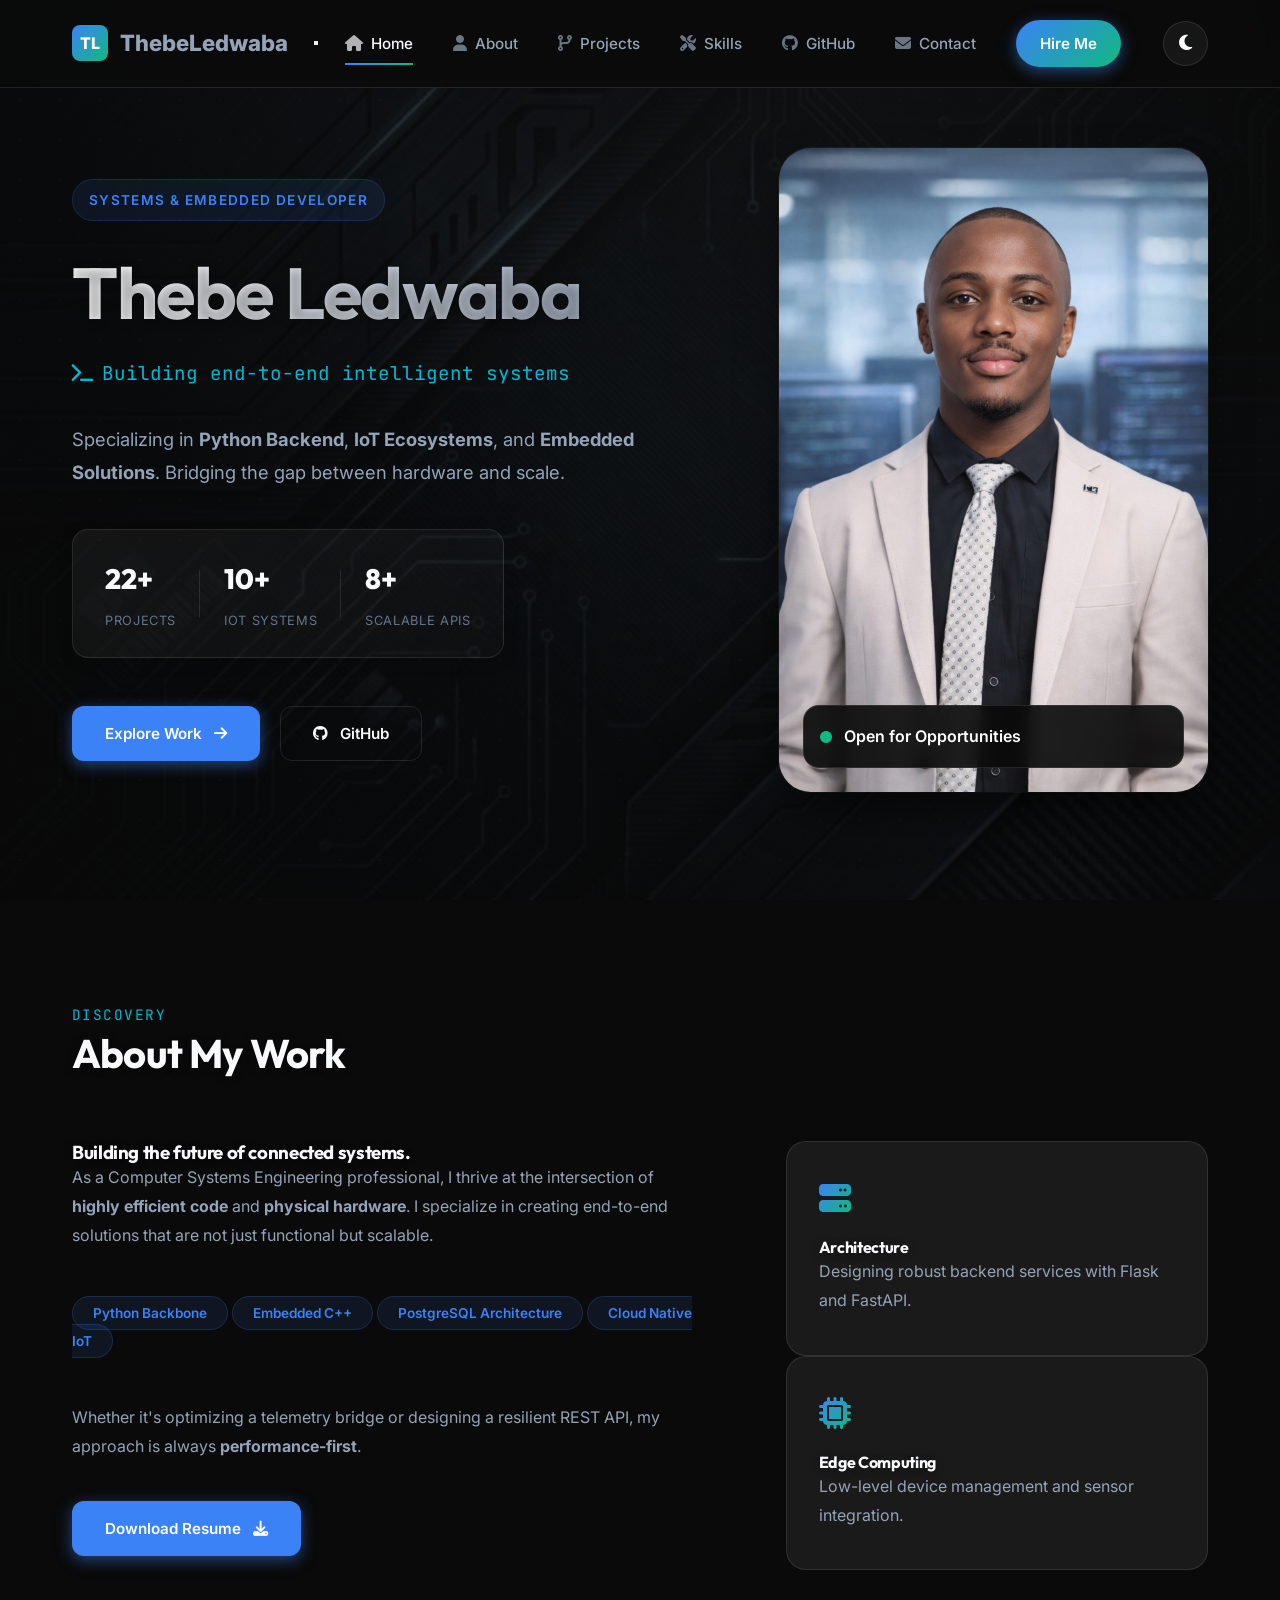
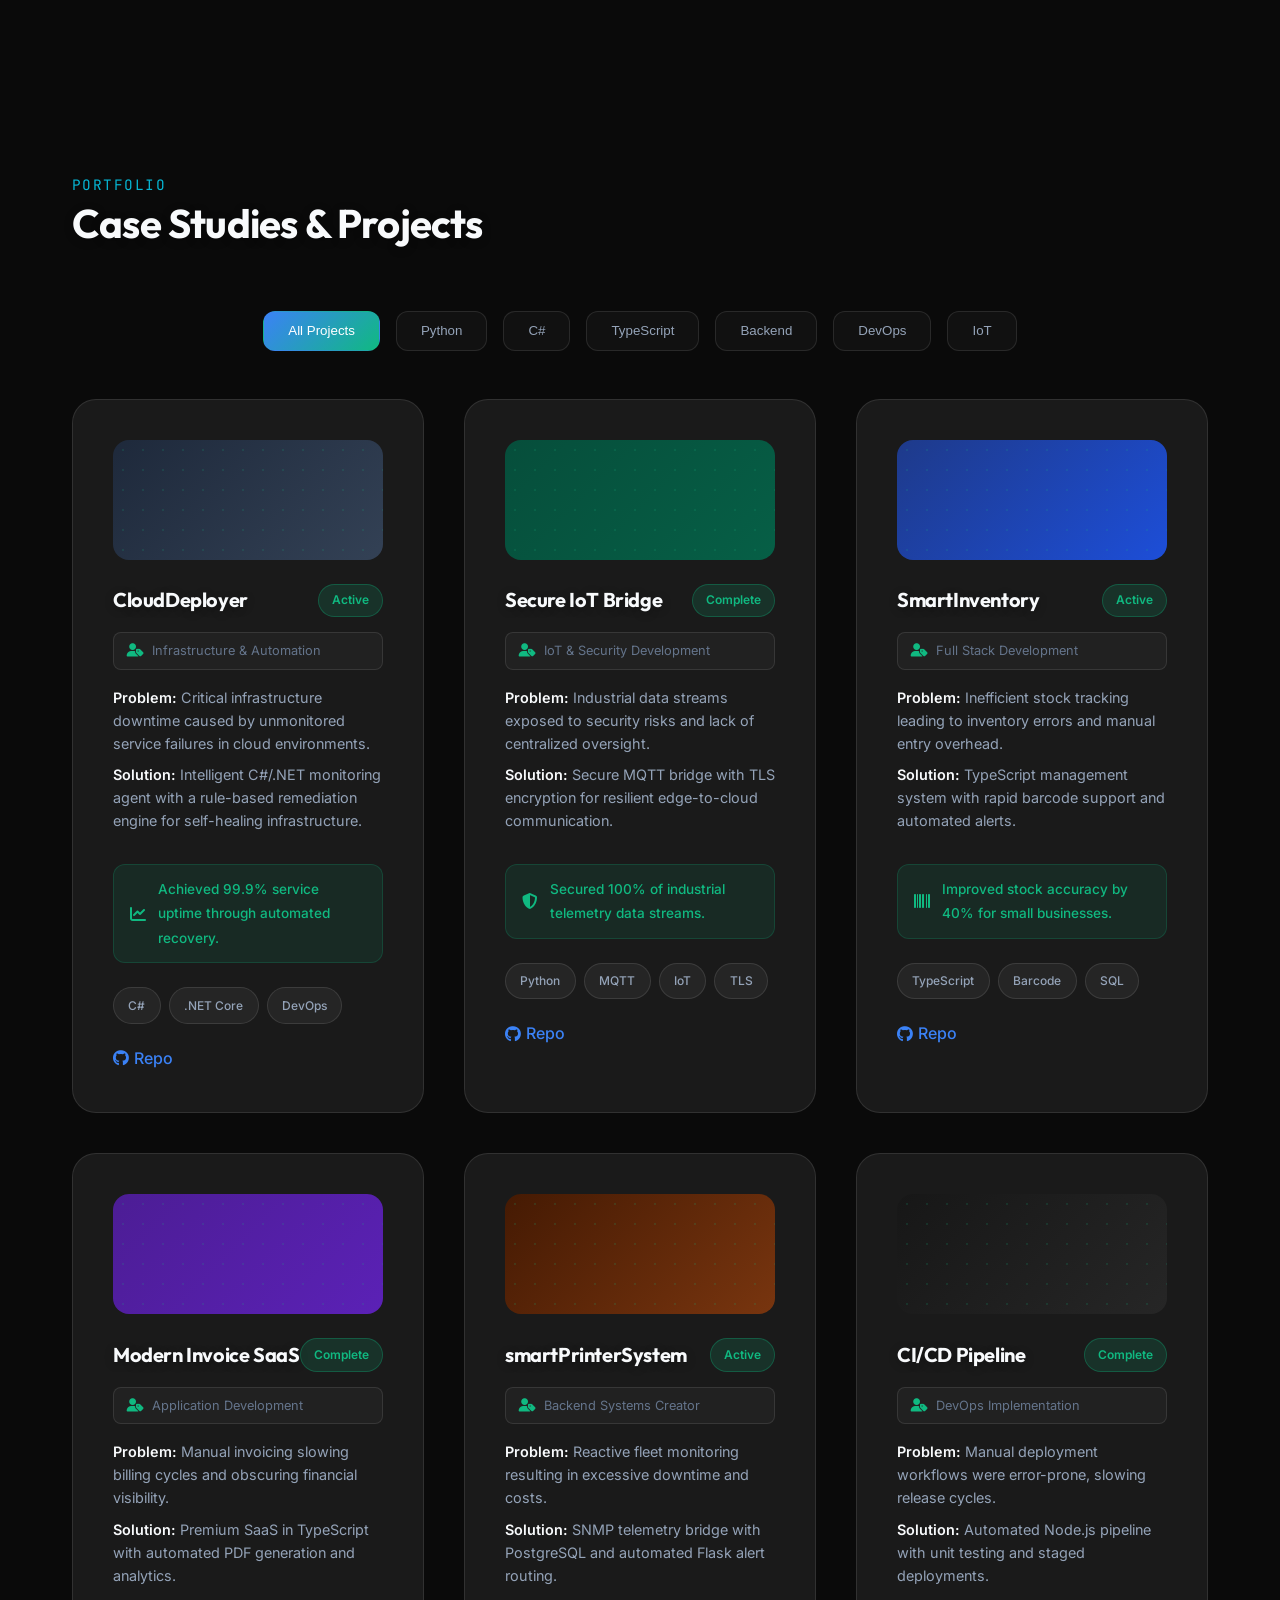
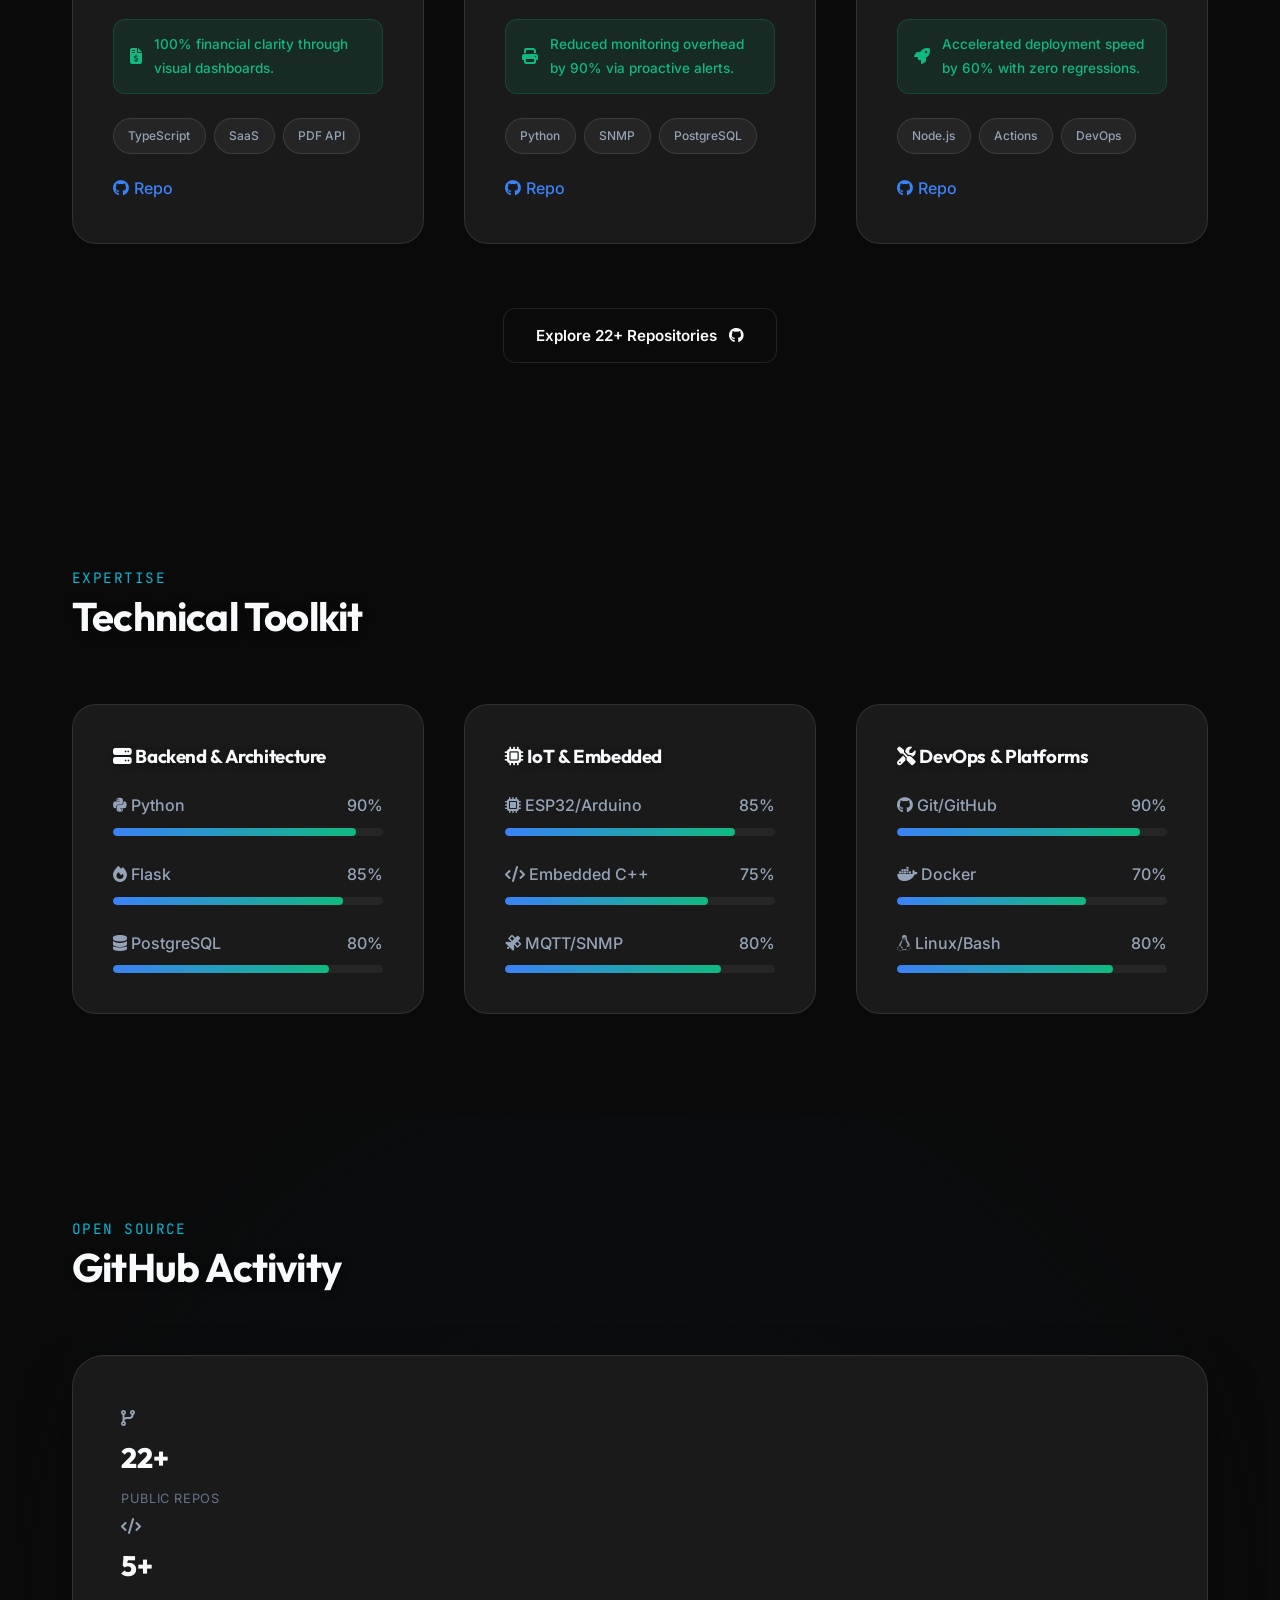
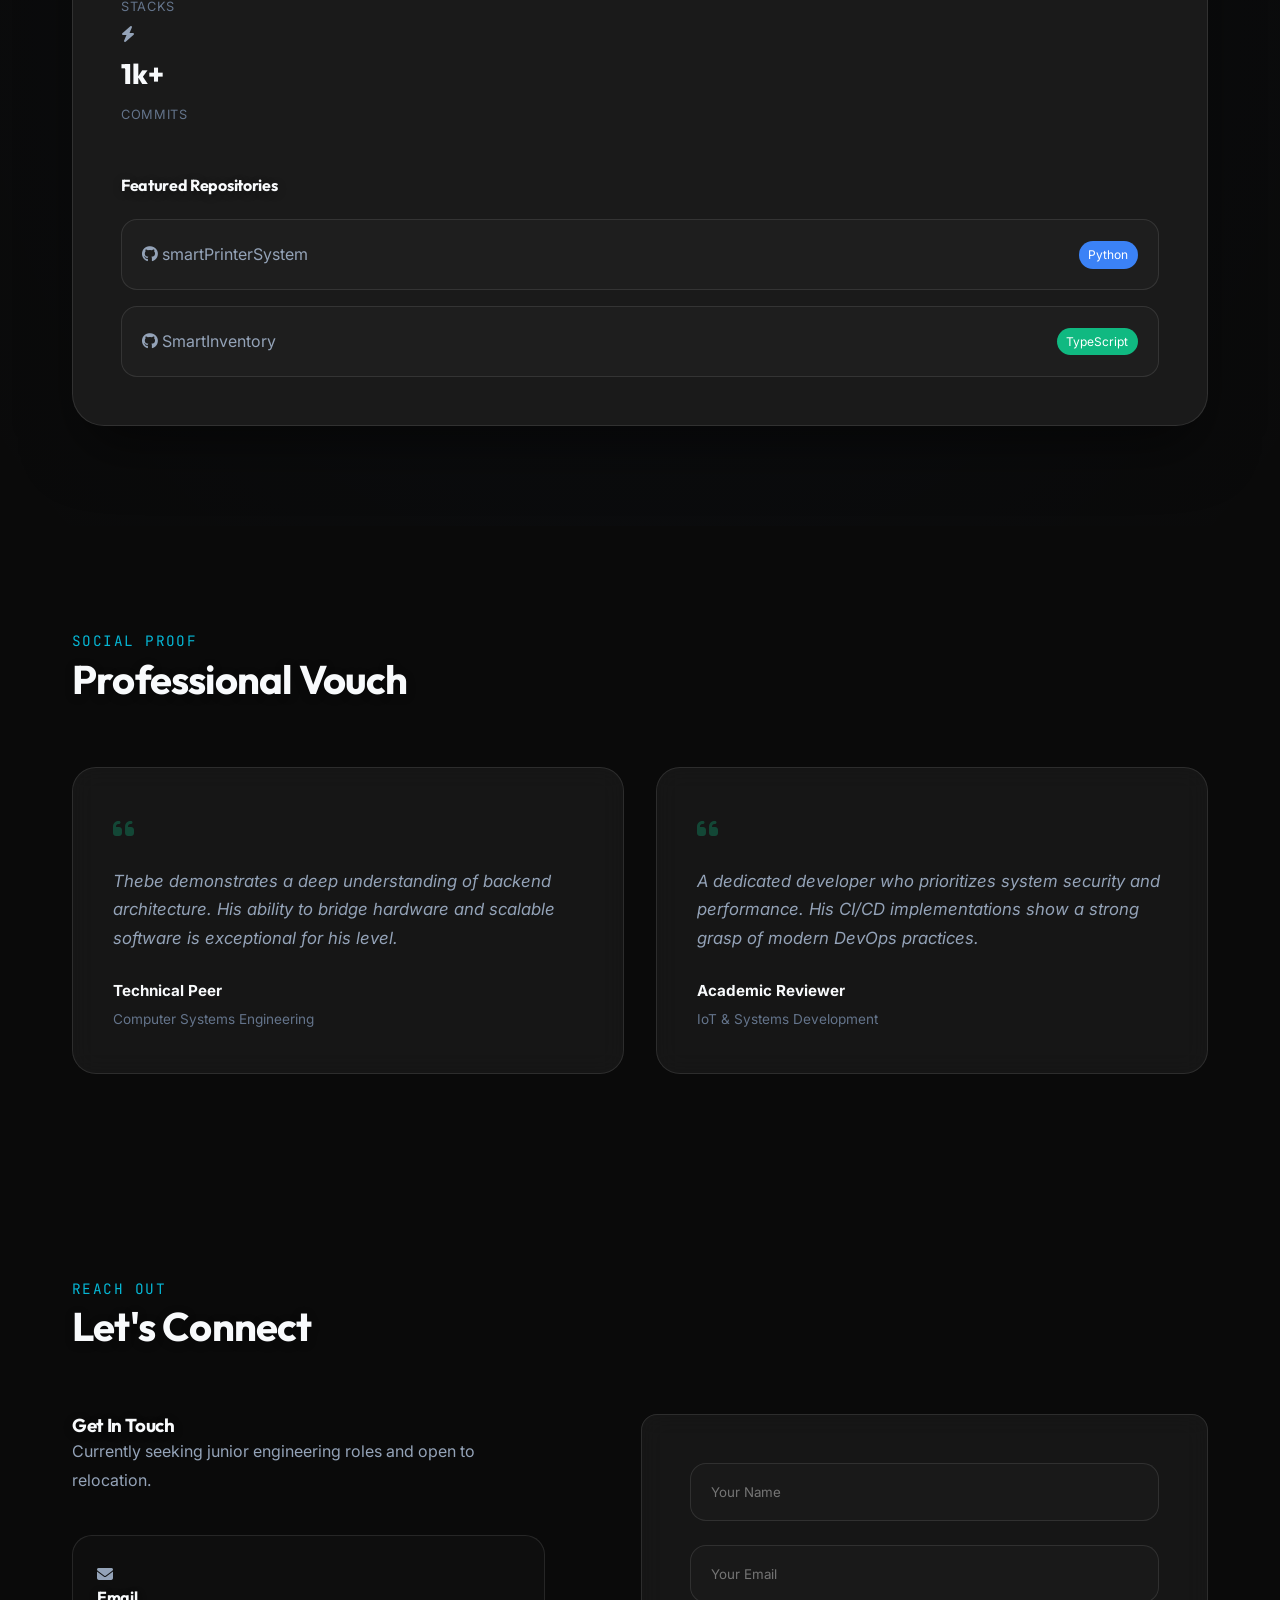
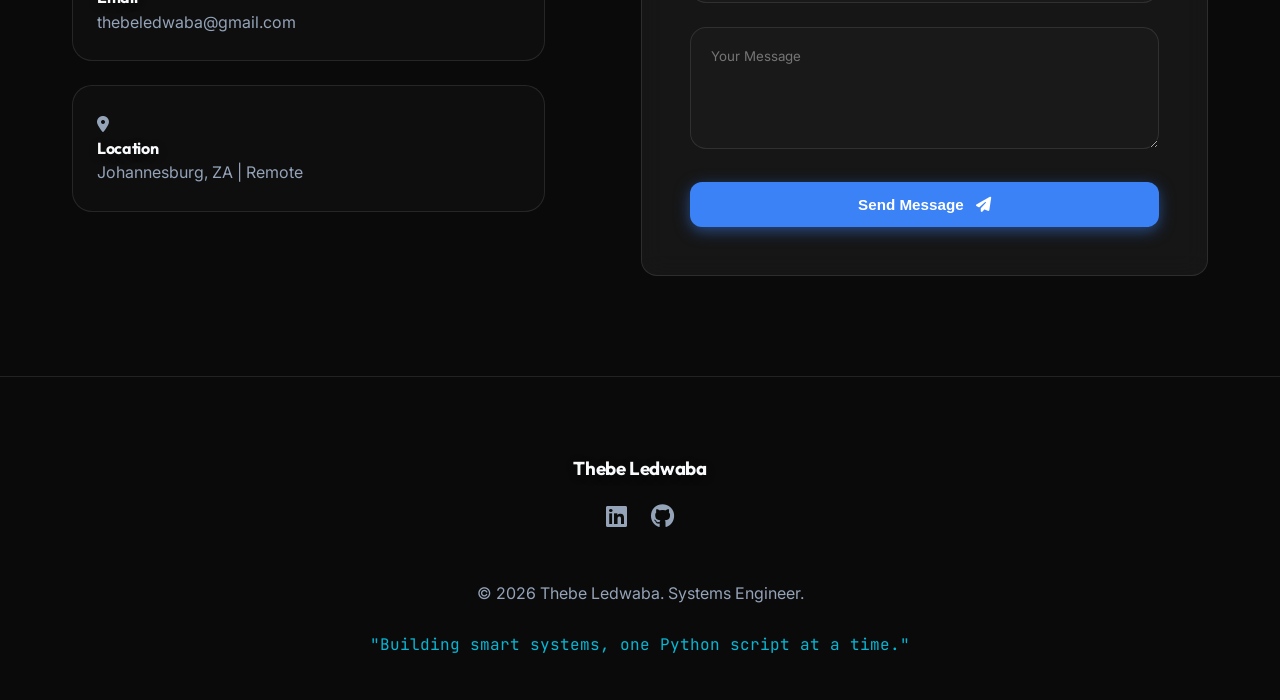
<file: index.html>
<!DOCTYPE html>
<html lang="en">

<head>
    <meta charset="UTF-8">
    <meta name="viewport" content="width=device-width, initial-scale=1.0">
    <title>Thebe Ledwaba | Computer Systems Engineer & Python Backend Developer</title>

    <!-- SEO Meta Tags -->
    <meta name="description"
        content="Computer Systems Engineering Graduate specializing in Python Backend Development, IoT Systems, and Embedded Solutions. 22+ projects showcasing expertise in Flask, PostgreSQL, ESP32, and automation.">
    <meta name="keywords"
        content="Python Backend Developer, Flask, PostgreSQL, IoT Engineer, Embedded Systems, ESP32, REST APIs, Automation, Computer Systems Engineer">
    <meta name="author" content="Thebe Ledwaba">

    <!-- Open Graph Meta Tags -->
    <meta property="og:title" content="Thebe Ledwaba | Python Backend & IoT Developer">
    <meta property="og:description"
        content="22+ projects in backend systems, IoT, and embedded development. Building scalable solutions with Python, Flask, and ESP32.">
    <meta property="og:image" content="https://thebeledwabawebsite.netlify.app/images/og-image.jpg">
    <meta property="og:url" content="https://thebeledwabawebsite.netlify.app">
    <meta property="og:type" content="website">

    <!-- Twitter Card Meta Tags -->
    <meta name="twitter:card" content="summary_large_image">
    <meta name="twitter:title" content="Thebe Ledwaba | Python Backend & IoT Developer">
    <meta name="twitter:description"
        content="Computer Systems Engineer specializing in Python, IoT, and Embedded Solutions. 22+ projects.">
    <meta name="twitter:image" content="https://thebeledwabawebsite.netlify.app/images/og-image.jpg">

    <!-- Favicon -->
    <link rel="icon" href="images/favicon.ico" type="image/x-icon">
    <link rel="apple-touch-icon" sizes="180x180" href="images/apple-touch-icon.png">

    <!-- PDF CV Preload -->
    <link rel="preload" href="ThebeLedwaba_CV.pdf" as="document">

    <!-- Fonts & Icons -->
    <link rel="preconnect" href="https://fonts.googleapis.com">
    <link rel="preconnect" href="https://fonts.gstatic.com" crossorigin>
    <link
        href="https://fonts.googleapis.com/css2?family=Outfit:wght@300;400;500;600;700;800&family=Inter:wght@300;400;500;600;700&family=JetBrains+Mono:wght@400;500&display=swap"
        rel="stylesheet">
    <link rel="stylesheet" href="https://cdnjs.cloudflare.com/ajax/libs/font-awesome/6.4.0/css/all.min.css">

    <!-- CSS -->
    <link rel="stylesheet" href="css/styles.css">

    <!-- GitHub Stats API -->
    <script async
        src="https://github-readme-stats.vercel.app/api?username=ThebeLedwaba&show_icons=true&theme=dark&count_private=true"></script>
</head>

<body>
    <!-- Loading Animation -->
    <div class="page-loader" id="pageLoader">
        <div class="loader-content">
            <div class="loader-spinner"></div>
            <p>Loading Portfolio...</p>
        </div>
    </div>

    <!-- Navigation -->
    <header class="header">
        <div class="container">
            <nav class="navbar">
                <a href="#home" class="logo">
                    <span class="logo-icon">TL</span>
                    <span class="logo-text">Thebe<span class="highlight">Ledwaba</span></span>
                </a>

                <button class="menu-toggle" id="menuToggle" aria-label="Toggle Navigation Menu">
                    <div class="hamburger">
                        <span></span>
                        <span></span>
                        <span></span>
                    </div>
                </button>

                <ul class="nav-menu" id="navMenu">
                    <li><a href="#home" class="nav-link active"><i class="fas fa-home"></i> Home</a></li>
                    <li><a href="#about" class="nav-link"><i class="fas fa-user"></i> About</a></li>
                    <li><a href="#projects" class="nav-link"><i class="fas fa-code-branch"></i> Projects</a></li>
                    <li><a href="#skills" class="nav-link"><i class="fas fa-tools"></i> Skills</a></li>
                    <li><a href="#github" class="nav-link"><i class="fab fa-github"></i> GitHub</a></li>
                    <li><a href="#contact" class="nav-link"><i class="fas fa-envelope"></i> Contact</a></li>
                    <li><a href="#contact" class="nav-link btn-hire-nav">Hire Me</a></li>
                </ul>

                <!-- Theme Toggle -->
                <button class="theme-toggle" id="themeToggle" aria-label="Toggle theme">
                    <i class="fas fa-moon"></i>
                </button>
            </nav>
        </div>
    </header>

    <!-- Hero Section -->
    <section class="hero" id="home">
        <div class="container">
            <div class="hero-content">
                <div class="hero-text">
                    <div class="hero-subtitle">Systems & Embedded Developer</div>
                    <h1 class="hero-title">Thebe Ledwaba</h1>

                    <div class="typewriter">
                        <i class="fas fa-terminal"></i>
                        <span class="typed-text">Building end-to-end intelligent systems</span>
                    </div>

                    <p class="hero-description">
                        Specializing in <strong>Python Backend</strong>, <strong>IoT Ecosystems</strong>, and
                        <strong>Embedded Solutions</strong>. Bridging the gap between hardware and scale.
                    </p>

                    <div class="stats-bar">
                        <div class="stat">
                            <span class="stat-number">22+</span>
                            <span class="stat-label">Projects</span>
                        </div>
                        <div class="stat">
                            <span class="stat-number">10+</span>
                            <span class="stat-label">IoT Systems</span>
                        </div>
                        <div class="stat">
                            <span class="stat-number">8+</span>
                            <span class="stat-label">Scalable APIs</span>
                        </div>
                    </div>

                    <div class="hero-buttons">
                        <a href="#projects" class="btn btn-primary">
                            Explore Work <i class="fas fa-arrow-right"></i>
                        </a>
                        <a href="https://github.com/ThebeLedwaba" target="_blank" class="btn btn-outline">
                            <i class="fab fa-github"></i> GitHub
                        </a>
                    </div>
                </div>

                <div class="hero-image">
                    <div class="profile-card">
                        <img src="images/Thebe_Profile.jpg" alt="Thebe Ledwaba" class="profile-img">
                        <div class="profile-badge">
                            <i class="fas fa-circle" style="color: #10b981; font-size: 0.75rem;"></i>
                            <span>Open for Opportunities</span>
                        </div>
                    </div>
                </div>
            </div>
        </div>
    </section>

    <!-- About Section -->
    <section class="section about" id="about">
        <div class="container">
            <div class="section-header">
                <span class="section-subtitle">Discovery</span>
                <h2 class="section-title">About My Work</h2>
            </div>

            <div class="about-content">
                <div class="about-text">
                    <h3>Building the future of connected systems.</h3>
                    <p>
                        As a Computer Systems Engineering professional, I thrive at the intersection of
                        <strong>highly efficient code</strong> and <strong>physical hardware</strong>.
                        I specialize in creating end-to-end solutions that are not just functional but scalable.
                    </p>

                    <div class="specialization">
                        <div class="tags">
                            <span class="tag">Python Backbone</span>
                            <span class="tag">Embedded C++</span>
                            <span class="tag">PostgreSQL Architecture</span>
                            <span class="tag">Cloud Native IoT</span>
                        </div>
                    </div>

                    <p>
                        Whether it's optimizing a telemetry bridge or designing a resilient REST API,
                        my approach is always <strong>performance-first</strong>.
                    </p>

                    <div class="cta-buttons" style="margin-top: 2.5rem;">
                        <a href="ThebeLedwaba_CV.pdf" class="btn btn-primary" download>
                            Download Resume <i class="fas fa-download"></i>
                        </a>
                    </div>
                </div>

                <div class="about-stats">
                    <div class="stat-card">
                        <i class="fas fa-server"></i>
                        <h4>Architecture</h4>
                        <p>Designing robust backend services with Flask and FastAPI.</p>
                    </div>
                    <div class="stat-card">
                        <i class="fas fa-microchip"></i>
                        <h4>Edge Computing</h4>
                        <p>Low-level device management and sensor integration.</p>
                    </div>
                </div>
            </div>
        </div>
    </section>

    <!-- Featured Projects -->
    <section class="section projects" id="projects">
        <div class="container">
            <div class="section-header">
                <span class="section-subtitle">Portfolio</span>
                <h2 class="section-title">Case Studies & Projects</h2>
            </div>

            <!-- Project Filter Buttons -->
            <div class="project-filters">
                <button class="filter-btn active" data-filter="all">All Projects</button>
                <button class="filter-btn" data-filter="python">Python</button>
                <button class="filter-btn" data-filter="csharp">C#</button>
                <button class="filter-btn" data-filter="typescript">TypeScript</button>
                <button class="filter-btn" data-filter="backend">Backend</button>
                <button class="filter-btn" data-filter="devops">DevOps</button>
                <button class="filter-btn" data-filter="iot">IoT</button>
            </div>

            <div class="projects-grid">
                <!-- Project 1: CloudDeployer -->
                <div class="project-card" data-category="csharp backend devops">
                    <div class="project-visual cloud-visual"></div>
                    <div class="project-header">
                        <h4>CloudDeployer</h4>
                        <span class="project-status">Active</span>
                    </div>
                    <div class="project-role">
                        <i class="fas fa-user-tag"></i> <span>Infrastructure & Automation</span>
                    </div>
                    <div class="project-narrative">
                        <p><strong>Problem:</strong> Critical infrastructure downtime caused by unmonitored service
                            failures in cloud environments.</p>
                        <p><strong>Solution:</strong> Intelligent C#/.NET monitoring agent with a rule-based
                            remediation engine for self-healing infrastructure.</p>
                    </div>
                    <div class="project-impact">
                        <i class="fas fa-chart-line"></i> <span>Achieved 99.9% service uptime through automated
                            recovery.</span>
                    </div>
                    <div class="project-tech">
                        <span class="tech-tag">C#</span>
                        <span class="tech-tag">.NET Core</span>
                        <span class="tech-tag">DevOps</span>
                    </div>
                    <div class="project-links">
                        <a href="https://github.com/ThebeLedwaba/CloudDeployer-Self-Healing-Infrastructure-Agent"
                            target="_blank">
                            <i class="fab fa-github"></i> Repo
                        </a>
                    </div>
                </div>

                <!-- Project 2: Secure IoT Bridge -->
                <div class="project-card" data-category="python iot backend">
                    <div class="project-visual iot-visual"></div>
                    <div class="project-header">
                        <h4>Secure IoT Bridge</h4>
                        <span class="project-status">Complete</span>
                    </div>
                    <div class="project-role">
                        <i class="fas fa-user-tag"></i> <span>IoT & Security Development</span>
                    </div>
                    <div class="project-narrative">
                        <p><strong>Problem:</strong> Industrial data streams exposed to security risks and lack of
                            centralized oversight.</p>
                        <p><strong>Solution:</strong> Secure MQTT bridge with TLS encryption for resilient edge-to-cloud
                            communication.</p>
                    </div>
                    <div class="project-impact">
                        <i class="fas fa-shield-alt"></i> <span>Secured 100% of industrial telemetry data
                            streams.</span>
                    </div>
                    <div class="project-tech">
                        <span class="tech-tag">Python</span>
                        <span class="tech-tag">MQTT</span>
                        <span class="tech-tag">IoT</span>
                        <span class="tech-tag">TLS</span>
                    </div>
                    <div class="project-links">
                        <a href="https://github.com/ThebeLedwaba/Secure-IoT-Telemetry-Bridge-for-Industrial-Environments"
                            target="_blank">
                            <i class="fab fa-github"></i> Repo
                        </a>
                    </div>
                </div>

                <!-- Project 3: SmartInventory -->
                <div class="project-card" data-category="typescript backend">
                    <div class="project-visual inventory-visual"></div>
                    <div class="project-header">
                        <h4>SmartInventory</h4>
                        <span class="project-status">Active</span>
                    </div>
                    <div class="project-role">
                        <i class="fas fa-user-tag"></i> <span>Full Stack Development</span>
                    </div>
                    <div class="project-narrative">
                        <p><strong>Problem:</strong> Inefficient stock tracking leading to inventory errors and manual
                            entry overhead.</p>
                        <p><strong>Solution:</strong> TypeScript management system with rapid barcode support and
                            automated alerts.</p>
                    </div>
                    <div class="project-impact">
                        <i class="fas fa-barcode"></i> <span>Improved stock accuracy by 40% for small businesses.</span>
                    </div>
                    <div class="project-tech">
                        <span class="tech-tag">TypeScript</span>
                        <span class="tech-tag">Barcode</span>
                        <span class="tech-tag">SQL</span>
                    </div>
                    <div class="project-links">
                        <a href="https://github.com/ThebeLedwaba/SmartInventory" target="_blank">
                            <i class="fab fa-github"></i> Repo
                        </a>
                    </div>
                </div>

                <!-- Project 4: modern-invoice-saas -->
                <div class="project-card" data-category="typescript backend">
                    <div class="project-visual saas-visual"></div>
                    <div class="project-header">
                        <h4>Modern Invoice SaaS</h4>
                        <span class="project-status">Complete</span>
                    </div>
                    <div class="project-role">
                        <i class="fas fa-user-tag"></i> <span>Application Development</span>
                    </div>
                    <div class="project-narrative">
                        <p><strong>Problem:</strong> Manual invoicing slowing billing cycles and obscuring financial
                            visibility.</p>
                        <p><strong>Solution:</strong> Premium SaaS in TypeScript with automated PDF generation and
                            analytics.</p>
                    </div>
                    <div class="project-impact">
                        <i class="fas fa-file-invoice-dollar"></i> <span>100% financial clarity through visual
                            dashboards.</span>
                    </div>
                    <div class="project-tech">
                        <span class="tech-tag">TypeScript</span>
                        <span class="tech-tag">SaaS</span>
                        <span class="tech-tag">PDF API</span>
                    </div>
                    <div class="project-links">
                        <a href="https://github.com/ThebeLedwaba/modern-invoice-saas" target="_blank">
                            <i class="fab fa-github"></i> Repo
                        </a>
                    </div>
                </div>

                <!-- Project 5: smartPrinterSystem -->
                <div class="project-card" data-category="python backend">
                    <div class="project-visual printer-visual"></div>
                    <div class="project-header">
                        <h4>smartPrinterSystem</h4>
                        <span class="project-status">Active</span>
                    </div>
                    <div class="project-role">
                        <i class="fas fa-user-tag"></i> <span>Backend Systems Creator</span>
                    </div>
                    <div class="project-narrative">
                        <p><strong>Problem:</strong> Reactive fleet monitoring resulting in excessive downtime and
                            costs.</p>
                        <p><strong>Solution:</strong> SNMP telemetry bridge with PostgreSQL and automated Flask alert
                            routing.</p>
                    </div>
                    <div class="project-impact">
                        <i class="fas fa-print"></i> <span>Reduced monitoring overhead by 90% via proactive
                            alerts.</span>
                    </div>
                    <div class="project-tech">
                        <span class="tech-tag">Python</span>
                        <span class="tech-tag">SNMP</span>
                        <span class="tech-tag">PostgreSQL</span>
                    </div>
                    <div class="project-links">
                        <a href="https://github.com/ThebeLedwaba/smartPrinterSystem" target="_blank">
                            <i class="fab fa-github"></i> Repo
                        </a>
                    </div>
                </div>

                <!-- Project 6: CI/CD Pipeline -->
                <div class="project-card" data-category="devops backend">
                    <div class="project-visual devops-visual"></div>
                    <div class="project-header">
                        <h4>CI/CD Pipeline</h4>
                        <span class="project-status">Complete</span>
                    </div>
                    <div class="project-role">
                        <i class="fas fa-user-tag"></i> <span>DevOps Implementation</span>
                    </div>
                    <div class="project-narrative">
                        <p><strong>Problem:</strong> Manual deployment workflows were error-prone, slowing release
                            cycles.</p>
                        <p><strong>Solution:</strong> Automated Node.js pipeline with unit testing and staged
                            deployments.</p>
                    </div>
                    <div class="project-impact">
                        <i class="fas fa-rocket"></i> <span>Accelerated deployment speed by 60% with zero
                            regressions.</span>
                    </div>
                    <div class="project-tech">
                        <span class="tech-tag">Node.js</span>
                        <span class="tech-tag">Actions</span>
                        <span class="tech-tag">DevOps</span>
                    </div>
                    <div class="project-links">
                        <a href="https://github.com/ThebeLedwaba/CI-CD-node.js-App" target="_blank">
                            <i class="fab fa-github"></i> Repo
                        </a>
                    </div>
                </div>
            </div>

            <div class="view-more" style="margin-top: 4rem; text-align: center;">
                <a href="https://github.com/ThebeLedwaba" target="_blank" class="btn btn-outline">
                    Explore 22+ Repositories <i class="fab fa-github"></i>
                </a>
            </div>
        </div>
    </section>

    <!-- Skills Section -->
    <section class="section skills" id="skills">
        <div class="container">
            <div class="section-header">
                <span class="section-subtitle">Expertise</span>
                <h2 class="section-title">Technical Toolkit</h2>
            </div>

            <div class="skills-container">
                <div class="skill-category">
                    <h3><i class="fas fa-server"></i> Backend & Architecture</h3>
                    <div class="skill-bars">
                        <div class="skill-bar-item">
                            <div class="skill-bar-header">
                                <span><i class="fab fa-python"></i> Python</span>
                                <span class="skill-percentage">90%</span>
                            </div>
                            <div class="skill-bar-track">
                                <div class="skill-bar-fill" data-width="90"></div>
                            </div>
                        </div>
                        <div class="skill-bar-item">
                            <div class="skill-bar-header">
                                <span><i class="fas fa-fire"></i> Flask</span>
                                <span class="skill-percentage">85%</span>
                            </div>
                            <div class="skill-bar-track">
                                <div class="skill-bar-fill" data-width="85"></div>
                            </div>
                        </div>
                        <div class="skill-bar-item">
                            <div class="skill-bar-header">
                                <span><i class="fas fa-database"></i> PostgreSQL</span>
                                <span class="skill-percentage">80%</span>
                            </div>
                            <div class="skill-bar-track">
                                <div class="skill-bar-fill" data-width="80"></div>
                            </div>
                        </div>
                    </div>
                </div>

                <div class="skill-category">
                    <h3><i class="fas fa-microchip"></i> IoT & Embedded</h3>
                    <div class="skill-bars">
                        <div class="skill-bar-item">
                            <div class="skill-bar-header">
                                <span><i class="fas fa-microchip"></i> ESP32/Arduino</span>
                                <span class="skill-percentage">85%</span>
                            </div>
                            <div class="skill-bar-track">
                                <div class="skill-bar-fill" data-width="85"></div>
                            </div>
                        </div>
                        <div class="skill-bar-item">
                            <div class="skill-bar-header">
                                <span><i class="fas fa-code"></i> Embedded C++</span>
                                <span class="skill-percentage">75%</span>
                            </div>
                            <div class="skill-bar-track">
                                <div class="skill-bar-fill" data-width="75"></div>
                            </div>
                        </div>
                        <div class="skill-bar-item">
                            <div class="skill-bar-header">
                                <span><i class="fas fa-satellite"></i> MQTT/SNMP</span>
                                <span class="skill-percentage">80%</span>
                            </div>
                            <div class="skill-bar-track">
                                <div class="skill-bar-fill" data-width="80"></div>
                            </div>
                        </div>
                    </div>
                </div>

                <div class="skill-category">
                    <h3><i class="fas fa-tools"></i> DevOps & Platforms</h3>
                    <div class="skill-bars">
                        <div class="skill-bar-item">
                            <div class="skill-bar-header">
                                <span><i class="fab fa-github"></i> Git/GitHub</span>
                                <span class="skill-percentage">90%</span>
                            </div>
                            <div class="skill-bar-track">
                                <div class="skill-bar-fill" data-width="90"></div>
                            </div>
                        </div>
                        <div class="skill-bar-item">
                            <div class="skill-bar-header">
                                <span><i class="fab fa-docker"></i> Docker</span>
                                <span class="skill-percentage">70%</span>
                            </div>
                            <div class="skill-bar-track">
                                <div class="skill-bar-fill" data-width="70"></div>
                            </div>
                        </div>
                        <div class="skill-bar-item">
                            <div class="skill-bar-header">
                                <span><i class="fab fa-linux"></i> Linux/Bash</span>
                                <span class="skill-percentage">80%</span>
                            </div>
                            <div class="skill-bar-track">
                                <div class="skill-bar-fill" data-width="80"></div>
                            </div>
                        </div>
                    </div>
                </div>
            </div>
        </div>
    </section>

    <!-- GitHub Stats -->
    <section class="section github-stats" id="github">
        <div class="container">
            <div class="section-header">
                <span class="section-subtitle">Open Source</span>
                <h2 class="section-title">GitHub Activity</h2>
            </div>

            <div class="github-card">
                <div class="stats-grid">
                    <div class="stat-item">
                        <i class="fas fa-code-branch"></i>
                        <div class="stat-info">
                            <span class="stat-number">22+</span>
                            <span class="stat-label">Public Repos</span>
                        </div>
                    </div>
                    <div class="stat-item">
                        <i class="fas fa-code"></i>
                        <div class="stat-info">
                            <span class="stat-number">5+</span>
                            <span class="stat-label">Stacks</span>
                        </div>
                    </div>
                    <div class="stat-item">
                        <i class="fas fa-bolt"></i>
                        <div class="stat-info">
                            <span class="stat-number">1k+</span>
                            <span class="stat-label">Commits</span>
                        </div>
                    </div>
                </div>

                <div class="recent-repos" style="margin-top: 3rem;">
                    <h4 style="margin-bottom: 1.5rem; color: var(--text-primary);">Featured Repositories</h4>
                    <ul class="repo-list" style="list-style: none; display: grid; gap: 1rem;">
                        <li>
                            <a href="https://github.com/ThebeLedwaba/smartPrinterSystem" target="_blank"
                                style="display: flex; justify-content: space-between; align-items: center;">
                                <span><i class="fab fa-github"></i> smartPrinterSystem</span>
                                <span class="repo-lang"
                                    style="font-size: 0.75rem; background: var(--primary); padding: 0.2rem 0.6rem; border-radius: 50px; color: #fff;">Python</span>
                            </a>
                        </li>
                        <li>
                            <a href="https://github.com/ThebeLedwaba/SmartInventory" target="_blank"
                                style="display: flex; justify-content: space-between; align-items: center;">
                                <span><i class="fab fa-github"></i> SmartInventory</span>
                                <span class="repo-lang"
                                    style="font-size: 0.75rem; background: var(--secondary); padding: 0.2rem 0.6rem; border-radius: 50px; color: #fff;">TypeScript</span>
                            </a>
                        </li>
                    </ul>
                </div>
            </div>
        </div>
    </section>

    <!-- Professional Endorsements -->
    <section class="section endorsements" id="endorsements">
        <div class="container">
            <div class="section-header">
                <span class="section-subtitle">Social Proof</span>
                <h2 class="section-title">Professional Vouch</h2>
            </div>

            <div class="endorsements-grid">
                <div class="endorsement-card glass-panel">
                    <div class="quote-icon"><i class="fas fa-quote-left"></i></div>
                    <p class="endorsement-text">
                        Thebe demonstrates a deep understanding of backend architecture. His ability to bridge hardware
                        and scalable software is exceptional for his level.
                    </p>
                    <div class="endorser">
                        <div class="endorser-info">
                            <strong>Technical Peer</strong>
                            <span>Computer Systems Engineering</span>
                        </div>
                    </div>
                </div>

                <div class="endorsement-card glass-panel">
                    <div class="quote-icon"><i class="fas fa-quote-left"></i></div>
                    <p class="endorsement-text">
                        A dedicated developer who prioritizes system security and performance. His CI/CD implementations
                        show a strong grasp of modern DevOps practices.
                    </p>
                    <div class="endorser">
                        <div class="endorser-info">
                            <strong>Academic Reviewer</strong>
                            <span>IoT & Systems Development</span>
                        </div>
                    </div>
                </div>
            </div>
        </div>
    </section>

    <!-- Contact Section -->
    <section class="section contact" id="contact">
        <div class="container">
            <div class="section-header">
                <span class="section-subtitle">Reach Out</span>
                <h2 class="section-title">Let's Connect</h2>
            </div>

            <div class="contact-container">
                <div class="contact-info">
                    <h3>Get In Touch</h3>
                    <p style="margin-bottom: 2.5rem;">Currently seeking junior engineering roles and open to
                        relocation.</p>

                    <div class="contact-item">
                        <i class="fas fa-envelope"></i>
                        <div>
                            <h4>Email</h4>
                            <a href="mailto:thebeledwaba@gmail.com">thebeledwaba@gmail.com</a>
                        </div>
                    </div>
                    <div class="contact-item">
                        <i class="fas fa-map-marker-alt"></i>
                        <div>
                            <h4>Location</h4>
                            <p>Johannesburg, ZA | Remote</p>
                        </div>
                    </div>
                </div>

                <div class="contact-form glass-panel" style="padding: 3rem;">
                    <form id="contactForm">
                        <div class="form-group" style="margin-bottom: 1.5rem;">
                            <input type="text" placeholder="Your Name" style="width: 100%;" required>
                        </div>
                        <div class="form-group" style="margin-bottom: 1.5rem;">
                            <input type="email" placeholder="Your Email" style="width: 100%;" required>
                        </div>
                        <div class="form-group" style="margin-bottom: 1.5rem;">
                            <textarea placeholder="Your Message" rows="5" style="width: 100%;" required></textarea>
                        </div>
                        <button type="submit" class="btn btn-primary" style="width: 100%; justify-content: center;">
                            Send Message <i class="fas fa-paper-plane"></i>
                        </button>
                    </form>
                </div>
            </div>
        </div>
    </section>

    <!-- Footer -->
    <footer class="footer">
        <div class="container" style="text-align: center;">
            <h3 style="margin-bottom: 1rem;">Thebe Ledwaba</h3>
            <div class="social-icons"
                style="justify-content: center; display: flex; gap: 1.5rem; margin-bottom: 2.5rem;">
                <a href="https://linkedin.com/in/thebe-ledwaba" target="_blank" style="font-size: 1.5rem;"><i
                        class="fab fa-linkedin"></i></a>
                <a href="https://github.com/ThebeLedwaba" target="_blank" style="font-size: 1.5rem;"><i
                        class="fab fa-github"></i></a>
            </div>
            <div class="footer-bottom">
                <p>&copy; 2026 Thebe Ledwaba. Systems Engineer.</p>
                <p class="footer-quote">"Building smart systems, one Python script at a time."</p>
            </div>
        </div>
    </footer>

    <!-- Scroll to Top Button -->
    <button class="scroll-to-top" id="scrollToTop" aria-label="Scroll to top">
        <i class="fas fa-arrow-up"></i>
    </button>

    <script src="js/script.js"></script>
</body>

</html>
</file>
<file: css/styles.css>
/* Modern Professional Branding - Thebe Ledwaba */
:root {
    /* Core Palette: Neutral Charcoal */
    --bg-dark: #0a0a0a;
    --bg-card: #1a1a1a;
    --text-primary: #f8fafc;
    --text-secondary: #94a3b8;
    --text-muted: #64748b;

    --primary: #3b82f6;
    /* Bright Blue */
    --primary-glow: rgba(59, 130, 246, 0.5);
    --secondary: #10b981;
    /* Emerald Green (Replaced Purple/Indigo) */
    --accent: #06b6d4;
    /* Cyan */

    --border: rgba(255, 255, 255, 0.1);
    --glass: rgba(26, 26, 26, 0.8);

    /* Typography */
    --font-heading: 'Outfit', sans-serif;
    --font-body: 'Inter', sans-serif;
    --font-mono: 'JetBrains Mono', monospace;

    /* Transitions */
    --transition-fast: 0.2s ease;
    --transition-smooth: 0.4s cubic-bezier(0.4, 0, 0.2, 1);
}

/* Light Mode */
body.light-mode {
    --bg-dark: #f8f9fa;
    --bg-card: #ffffff;
    --text-primary: #1a1a1a;
    --text-secondary: #4a5568;
    --text-muted: #718096;
    --border: rgba(0, 0, 0, 0.1);
    --glass: rgba(255, 255, 255, 0.9);
}

/* Keyframe Animations */
@keyframes pulse {

    0%,
    100% {
        opacity: 1;
    }

    50% {
        opacity: 0.6;
    }
}

@keyframes fadeInUp {
    from {
        opacity: 0;
        transform: translateY(30px);
    }

    to {
        opacity: 1;
        transform: translateY(0);
    }
}

@keyframes spin {
    to {
        transform: rotate(360deg);
    }
}

/* Page Loader */
.page-loader {
    position: fixed;
    top: 0;
    left: 0;
    width: 100%;
    height: 100%;
    background: var(--bg-dark);
    display: flex;
    align-items: center;
    justify-content: center;
    z-index: 9999;
    transition: opacity 0.5s ease, visibility 0.5s ease;
}

.page-loader.hidden {
    opacity: 0;
    visibility: hidden;
}

.loader-content {
    text-align: center;
}

.loader-spinner {
    width: 50px;
    height: 50px;
    border: 3px solid var(--border);
    border-top-color: var(--secondary);
    border-radius: 50%;
    animation: spin 1s linear infinite;
    margin: 0 auto 1rem;
}

.loader-content p {
    color: var(--text-secondary);
    font-size: 0.9rem;
}

/* Global Reset */
* {
    margin: 0;
    padding: 0;
    box-sizing: border-box;
}

body {
    background-color: var(--bg-dark);
    color: var(--text-secondary);
    font-family: var(--font-body);
    line-height: 1.8;
    overflow-x: hidden;
    -webkit-font-smoothing: antialiased;
    -moz-osx-font-smoothing: grayscale;
    scroll-behavior: smooth;
}

h1,
h2,
h3,
h4,
h5,
h6 {
    font-family: var(--font-heading);
    color: var(--text-primary);
    font-weight: 700;
    letter-spacing: -0.02em;
    line-height: 1.2;
    text-shadow: 0 2px 10px rgba(0, 0, 0, 0.3);
}

a {
    transition: var(--transition-fast);
    text-decoration: none;
    color: inherit;
}

.container {
    max-width: 1200px;
    margin: 0 auto;
    padding: 0 2rem;
}

/* Glassmorphism Components */
.glass-panel {
    background: var(--glass);
    backdrop-filter: blur(12px);
    border: 1px solid var(--border);
    border-radius: 1rem;
}

/* Header & Navigation Refinement */
.header {
    position: fixed;
    top: 0;
    left: 0;
    right: 0;
    z-index: 1000;
    background: rgba(10, 10, 10, 0.9);
    backdrop-filter: blur(8px);
    border-bottom: 1px solid var(--border);
    transition: var(--transition-smooth);
}

.navbar {
    display: flex;
    justify-content: space-between;
    align-items: center;
    padding: 1.25rem 0;
}

.logo {
    display: flex;
    align-items: center;
    font-weight: 800;
    font-size: 1.4rem;
}

.logo-icon {
    display: flex;
    align-items: center;
    justify-content: center;
    width: 36px;
    height: 36px;
    background: linear-gradient(135deg, var(--primary), var(--secondary));
    color: #fff;
    border-radius: 0.5rem;
    margin-right: 0.75rem;
    font-size: 1rem;
}

/* Theme Toggle */
.theme-toggle {
    position: relative;
    width: 45px;
    height: 45px;
    background: rgba(255, 255, 255, 0.05);
    border: 1px solid var(--border);
    border-radius: 50%;
    display: flex;
    align-items: center;
    justify-content: center;
    cursor: pointer;
    transition: var(--transition-smooth);
    margin-left: 1rem;
}

.theme-toggle:hover {
    background: rgba(255, 255, 255, 0.1);
    transform: rotate(15deg);
}

.theme-toggle i {
    color: var(--text-primary);
    font-size: 1.1rem;
}

/* Hero Section */
.hero {
    padding: 120px 0 80px;
    background: linear-gradient(135deg, #0f172a 0%, #334155 100%);
    color: white;
    position: relative;
    overflow: hidden;
}

.nav-menu {
    display: flex;
    align-items: center;
    gap: 2.5rem;
    list-style: none;
}

.nav-link {
    font-size: 0.95rem;
    font-weight: 500;
    color: var(--text-secondary);
    display: flex;
    align-items: center;
    gap: 0.5rem;
    position: relative;
    padding: 0.5rem 0;
}

.nav-link i {
    font-size: 1rem;
    opacity: 0.7;
}

.nav-link::after {
    content: '';
    position: absolute;
    bottom: 0;
    left: 0;
    width: 0;
    height: 2px;
    background: linear-gradient(90deg, var(--primary), var(--secondary));
    transition: var(--transition-smooth);
}

.nav-link:hover {
    color: var(--text-primary);
}

.nav-link:hover::after,
.nav-link.active::after {
    width: 100%;
}

.nav-link.active {
    color: var(--text-primary);
}

.btn-hire-nav {
    background: linear-gradient(135deg, var(--primary), var(--secondary));
    color: white !important;
    padding: 0.6rem 1.5rem !important;
    border-radius: 50px;
    font-weight: 600;
    box-shadow: 0 4px 15px var(--primary-glow);
}

.btn-hire-nav:hover {
    transform: translateY(-2px);
    box-shadow: 0 6px 20px var(--primary-glow);
}

/* Hero Section - The "Showcase" */
.hero {
    min-height: 100vh;
    display: flex;
    align-items: center;
    background: radial-gradient(circle at 70% 30%, rgba(255, 255, 255, 0.03) 0%, transparent 50%),
        linear-gradient(rgba(10, 10, 10, 0.8), rgba(10, 10, 10, 0.8)),
        url('../images/hero_tech_bg.png');
    background-size: cover;
    background-position: center;
    padding: 120px 0 80px;
    position: relative;
    overflow: hidden;
}

.hero::before {
    content: '';
    position: absolute;
    top: 0;
    left: 0;
    right: 0;
    bottom: 0;
    background-image: radial-gradient(var(--border) 1px, transparent 1px);
    background-size: 40px 40px;
    opacity: 0.2;
    z-index: 0;
}

.hero-content {
    display: grid;
    grid-template-columns: 1.2fr 0.8fr;
    gap: 4rem;
    align-items: center;
    position: relative;
    z-index: 1;
}

.hero-subtitle {
    display: inline-flex;
    align-items: center;
    padding: 0.5rem 1rem;
    background: rgba(59, 130, 246, 0.1);
    border: 1px solid rgba(59, 130, 246, 0.2);
    border-radius: 50px;
    color: var(--primary);
    font-size: 0.85rem;
    font-weight: 600;
    text-transform: uppercase;
    letter-spacing: 0.1em;
    margin-bottom: 2rem;
}

.hero-title {
    font-size: clamp(3rem, 8vw, 4.5rem);
    line-height: 1.1;
    margin-bottom: 1.5rem;
    background: linear-gradient(to right, #fff, #94a3b8);
    -webkit-background-clip: text;
    background-clip: text;
    -webkit-text-fill-color: transparent;
}

.typewriter {
    font-family: var(--font-mono);
    font-size: 1.2rem;
    color: var(--accent);
    margin-bottom: 2rem;
    display: flex;
    align-items: center;
    gap: 0.5rem;
}

.hero-description {
    font-size: 1.15rem;
    color: var(--text-secondary);
    max-width: 600px;
    margin-bottom: 2.5rem;
}

.stats-bar {
    display: flex;
    gap: 3rem;
    margin-bottom: 3rem;
    padding: 1.5rem 2rem;
    background: linear-gradient(135deg, rgba(255, 255, 255, 0.05), rgba(255, 255, 255, 0.02));
    border: 1px solid var(--border);
    border-radius: 1rem;
    width: fit-content;
    box-shadow: 0 4px 15px rgba(0, 0, 0, 0.2);
}

.stat {
    position: relative;
}

.stat::after {
    content: '';
    position: absolute;
    right: -1.5rem;
    top: 50%;
    transform: translateY(-50%);
    width: 1px;
    height: 60%;
    background: var(--border);
}

.stat:last-child::after {
    display: none;
}

.stat-number {
    display: block;
    font-size: 1.75rem;
    font-weight: 800;
    color: var(--text-primary);
    font-family: var(--font-heading);
}

.stat-label {
    font-size: 0.8rem;
    color: var(--text-muted);
    text-transform: uppercase;
    letter-spacing: 0.05em;
}

.hero-buttons {
    display: flex;
    gap: 1.25rem;
}

.btn {
    padding: 0.8rem 2rem;
    border-radius: 0.75rem;
    font-weight: 600;
    font-size: 0.95rem;
    display: inline-flex;
    align-items: center;
    gap: 0.75rem;
    transition: var(--transition-smooth);
    border: 1px solid transparent;
}

.btn-primary {
    background: var(--primary);
    color: white;
    box-shadow: 0 4px 15px var(--primary-glow);
}

.btn-primary:hover {
    transform: translateY(-3px);
    box-shadow: 0 12px 35px var(--primary-glow);
    background: #2563eb;
}

.btn-outline {
    background: transparent;
    border-color: var(--border);
    color: var(--text-primary);
}

.btn-outline:hover {
    background: rgba(255, 255, 255, 0.08);
    border-color: var(--primary);
    transform: translateY(-2px);
}

.hero-image {
    position: relative;
}

.profile-card {
    position: relative;
    border-radius: 2rem;
    overflow: hidden;
    box-shadow: 0 25px 50px -12px rgba(0, 0, 0, 0.7),
        0 0 0 1px rgba(255, 255, 255, 0.05);
    transition: var(--transition-smooth);
}

.profile-card:hover {
    transform: translateY(-5px);
    box-shadow: 0 35px 60px -12px rgba(0, 0, 0, 0.8),
        0 0 0 1px rgba(255, 255, 255, 0.1);
}

.profile-img {
    width: 100%;
    display: block;
    transition: var(--transition-smooth);
}

.profile-card:hover .profile-img {
    transform: scale(1.05);
}

.profile-badge {
    position: absolute;
    bottom: 1.5rem;
    left: 1.5rem;
    right: 1.5rem;
    background: rgba(10, 10, 10, 0.9);
    backdrop-filter: blur(8px);
    border: 1px solid var(--border);
    padding: 1rem;
    border-radius: 1rem;
    display: flex;
    align-items: center;
    gap: 0.75rem;
    color: #fff;
    font-weight: 600;
}

.profile-badge i {
    animation: pulse 2s ease-in-out infinite;
}

/* Section Styling */
.section {
    padding: 100px 0;
}

.section-header {
    margin-bottom: 4rem;
}

.section-title {
    font-size: 2.5rem;
    margin-bottom: 1rem;
}

.section-subtitle {
    color: var(--accent);
    font-family: var(--font-mono);
    font-size: 0.9rem;
    text-transform: uppercase;
    letter-spacing: 0.1em;
}

/* About Section Refinement */
.about-content {
    display: grid;
    grid-template-columns: 1.5fr 1fr;
    gap: 5rem;
}

.specialization {
    margin: 3rem 0;
}

.tag {
    background: rgba(59, 130, 246, 0.1);
    color: var(--primary);
    border: 1px solid rgba(59, 130, 246, 0.2);
    padding: 0.5rem 1.25rem;
    border-radius: 50px;
    font-weight: 600;
    font-size: 0.85rem;
}

.stat-card {
    background: var(--bg-card);
    border: 1px solid var(--border);
    padding: 2.5rem 2rem;
    border-radius: 1.25rem;
    transition: var(--transition-smooth);
}

.stat-card:hover {
    transform: translateY(-5px);
    border-color: var(--primary);
    box-shadow: 0 10px 30px rgba(0, 0, 0, 0.2);
}

.stat-card i {
    font-size: 2rem;
    background: linear-gradient(135deg, var(--primary), var(--secondary));
    -webkit-background-clip: text;
    background-clip: text;
    -webkit-text-fill-color: transparent;
    margin-bottom: 1.5rem;
}

/* Project Cards - Premium Grid */
.project-filters {
    display: flex;
    justify-content: center;
    gap: 1rem;
    margin-bottom: 3rem;
    flex-wrap: wrap;
}

.filter-btn {
    padding: 0.7rem 1.5rem;
    background: rgba(255, 255, 255, 0.03);
    border: 1px solid var(--border);
    border-radius: 0.75rem;
    color: var(--text-secondary);
    font-weight: 500;
    cursor: pointer;
    transition: var(--transition-smooth);
}

.filter-btn:hover {
    background: rgba(255, 255, 255, 0.08);
    border-color: var(--secondary);
    color: var(--text-primary);
}

.filter-btn.active {
    background: linear-gradient(135deg, var(--primary), var(--secondary));
    border-color: transparent;
    color: white;
}

.projects-grid {
    display: grid;
    grid-template-columns: repeat(auto-fit, minmax(350px, 1fr));
    gap: 2.5rem;
}

.project-card {
    background: var(--bg-card);
    border: 1px solid var(--border);
    padding: 2.5rem;
    border-radius: 1.5rem;
    transition: var(--transition-smooth);
    display: flex;
    flex-direction: column;
    height: 100%;
}

.project-card:hover {
    transform: translateY(-8px);
    border-color: var(--primary);
    box-shadow: 0 20px 40px -20px rgba(59, 130, 246, 0.2);
}

.project-narrative {
    margin-bottom: 1.5rem;
}

.project-narrative p {
    font-size: 0.9rem;
    line-height: 1.6;
    margin-bottom: 0.5rem;
    color: var(--text-secondary);
}

.project-narrative strong {
    color: var(--text-primary);
    font-weight: 600;
}

.project-impact {
    display: flex;
    align-items: center;
    gap: 0.75rem;
    padding: 0.75rem 1rem;
    background: rgba(16, 185, 129, 0.1);
    border: 1px solid rgba(16, 185, 129, 0.2);
    border-radius: 0.75rem;
    margin-bottom: 1.5rem;
    font-size: 0.85rem;
    color: var(--secondary);
    font-weight: 500;
}

.project-impact i {
    font-size: 1rem;
}

.project-card.hidden {
    display: none;
}

/* Video Preview */
.project-preview {
    position: relative;
    width: 100%;
    height: 200px;
    border-radius: 1rem;
    overflow: hidden;
    margin-bottom: 1.5rem;
    background: var(--bg-dark);
}

.project-video {
    width: 100%;
    height: 100%;
    object-fit: cover;
    transition: var(--transition-smooth);
}

.video-overlay {
    position: absolute;
    top: 0;
    left: 0;
    width: 100%;
    height: 100%;
    background: rgba(0, 0, 0, 0.6);
    display: flex;
    flex-direction: column;
    align-items: center;
    justify-content: center;
    gap: 0.5rem;
    opacity: 1;
    transition: var(--transition-smooth);
}

.video-overlay i {
    font-size: 3rem;
    color: var(--secondary);
}

.video-overlay span {
    color: white;
    font-weight: 600;
}

.project-card:hover .video-overlay {
    opacity: 0;
}

.project-card:hover .project-video {
    transform: scale(1.05);
}


.project-header {
    display: flex;
    justify-content: space-between;
    align-items: center;
    margin-bottom: 15px;
}

.project-header h4 {
    font-size: 1.25rem;
    color: var(--text-primary);
    font-family: var(--font-heading);
}

.project-status {
    background: rgba(16, 185, 129, 0.15);
    color: var(--secondary);
    padding: 0.3rem 0.8rem;
    border-radius: 50px;
    font-size: 0.75rem;
    font-weight: 600;
    border: 1px solid rgba(16, 185, 129, 0.3);
}

.project-description {
    color: var(--gray);
    margin-bottom: 15px;
}

.project-tech {
    display: flex;
    flex-wrap: wrap;
    gap: 8px;
    margin-bottom: 20px;
}

.tech-tag {
    background: rgba(255, 255, 255, 0.05);
    color: var(--text-secondary);
    padding: 0.4rem 0.9rem;
    border-radius: 50px;
    font-size: 0.75rem;
    font-weight: 500;
    border: 1px solid var(--border);
    transition: var(--transition-fast);
}

.tech-tag:hover {
    background: rgba(255, 255, 255, 0.1);
    color: var(--text-primary);
}

.project-links {
    display: flex;
    gap: 15px;
}

.project-links a {
    color: var(--primary);
    text-decoration: none;
    font-weight: 500;
    display: flex;
    align-items: center;
    gap: 5px;
}

.view-more {
    text-align: center;
    margin-top: 40px;
}

/* Skills Progress Bars */
.skills-container {
    display: grid;
    grid-template-columns: repeat(auto-fit, minmax(350px, 1fr));
    gap: 2.5rem;
}

.skill-bars {
    margin-top: 1.5rem;
    display: flex;
    flex-direction: column;
    gap: 1.5rem;
}

.skill-bar-item {
    width: 100%;
}

.skill-bar-header {
    display: flex;
    justify-content: space-between;
    margin-bottom: 0.5rem;
}

.skill-bar-header span {
    font-weight: 500;
    color: var(--text-secondary);
}

.skill-percentage {
    color: var(--secondary);
    font-weight: 600;
}

.skill-bar-track {
    width: 100%;
    height: 8px;
    background: rgba(255, 255, 255, 0.05);
    border-radius: 10px;
    overflow: hidden;
}

.skill-bar-fill {
    height: 100%;
    background: linear-gradient(90deg, var(--primary), var(--secondary));
    border-radius: 10px;
    width: 0;
    transition: width 1.5s cubic-bezier(0.4, 0, 0.2, 1);
}

.skill-bar-fill.animated {
    width: var(--target-width);
}

/* Skills - Modern Pill Design */
.skill-category {
    background: var(--bg-card);
    border: 1px solid var(--border);
    padding: 2.5rem;
    border-radius: 1.5rem;
    transition: var(--transition-smooth);
}

.skill-category:hover {
    border-color: var(--secondary);
    box-shadow: 0 20px 40px -20px rgba(16, 185, 129, 0.2);
    transform: translateY(-3px);
}

.skill-items {
    display: flex;
    flex-wrap: wrap;
    gap: 0.75rem;
    margin-top: 1.5rem;
}

.skill-item {
    background: rgba(255, 255, 255, 0.03);
    border: 1px solid var(--border);
    padding: 0.6rem 1.2rem;
    border-radius: 0.75rem;
    display: flex;
    align-items: center;
    gap: 0.75rem;
    font-weight: 500;
    font-size: 0.9rem;
    transition: var(--transition-fast);
}

.skill-item:hover {
    background: rgba(16, 185, 129, 0.15);
    border-color: var(--secondary);
    transform: translateY(-2px) scale(1.05);
}

/* GitHub Section Refinement */
.github-stats {
    background: radial-gradient(circle at center, rgba(59, 130, 246, 0.03), transparent);
}

.github-card {
    background: var(--bg-card);
    border: 1px solid var(--border);
    padding: 3rem;
    border-radius: 2rem;
    box-shadow: 0 30px 60px -12px rgba(0, 0, 0, 0.5);
}

.repo-list li a {
    background: rgba(255, 255, 255, 0.02);
    border: 1px solid var(--border);
    padding: 1.25rem;
    border-radius: 1rem;
    transition: var(--transition-smooth);
}

.repo-list li a:hover {
    background: rgba(255, 255, 255, 0.05);
    border-color: var(--primary);
    transform: translateX(5px);
}

/* Contact Section - Premium Form */
.contact-container {
    display: grid;
    grid-template-columns: 1fr 1.2fr;
    gap: 6rem;
}

.contact-item {
    background: rgba(255, 255, 255, 0.02);
    border: 1px solid var(--border);
    padding: 1.5rem;
    border-radius: 1.25rem;
    margin-bottom: 1.5rem;
    transition: var(--transition-smooth);
}

.contact-item:hover {
    border-color: var(--primary);
    background: rgba(255, 255, 255, 0.04);
}

.form-group input,
.form-group textarea {
    background: rgba(255, 255, 255, 0.02);
    border: 1px solid var(--border);
    color: var(--text-primary);
    padding: 1.25rem;
    border-radius: 1rem;
    font-family: var(--font-body);
    transition: var(--transition-fast);
}

.form-group input:focus,
.form-group textarea:focus {
    outline: none;
    border-color: var(--primary);
    background: rgba(255, 255, 255, 0.04);
    box-shadow: 0 0 0 4px rgba(16, 185, 129, 0.15);
}

/* Footer Section */
.footer {
    background: #0a0a0a;
    border-top: 1px solid var(--border);
    padding: 80px 0 40px;
}

.footer-quote {
    font-family: var(--font-mono);
    color: var(--accent);
    margin-top: 1.5rem;
}

/* Scroll to Top Button */
.scroll-to-top {
    position: fixed;
    bottom: 2rem;
    right: 2rem;
    width: 50px;
    height: 50px;
    background: linear-gradient(135deg, var(--primary), var(--secondary));
    color: white;
    border: none;
    border-radius: 50%;
    display: flex;
    align-items: center;
    justify-content: center;
    cursor: pointer;
    opacity: 0;
    visibility: hidden;
    transition: var(--transition-smooth);
    box-shadow: 0 4px 15px rgba(0, 0, 0, 0.3);
    z-index: 999;
}

.scroll-to-top.visible {
    opacity: 1;
    visibility: visible;
}

.scroll-to-top:hover {
    transform: translateY(-5px);
    box-shadow: 0 8px 25px rgba(16, 185, 129, 0.4);
}

/* Project Cards Final Polish */
.project-visual {
    width: 100%;
    height: 120px;
    border-radius: 1rem;
    margin-bottom: 1.5rem;
    position: relative;
    overflow: hidden;
    background: var(--bg-dark);
    display: flex;
    align-items: center;
    justify-content: center;
}

.project-visual::before {
    content: '';
    position: absolute;
    width: 100%;
    height: 100%;
    opacity: 0.15;
    background-image: radial-gradient(var(--secondary) 1px, transparent 1px);
    background-size: 20px 20px;
}

/* Specific Project Visuals */
.cloud-visual {
    background: linear-gradient(135deg, #1e293b, #334155);
}

.iot-visual {
    background: linear-gradient(135deg, #064e3b, #065f46);
}

.inventory-visual {
    background: linear-gradient(135deg, #1e3a8a, #1d4ed8);
}

.saas-visual {
    background: linear-gradient(135deg, #4c1d95, #5b21b6);
}

.printer-visual {
    background: linear-gradient(135deg, #451a03, #78350f);
}

.devops-visual {
    background: linear-gradient(135deg, #171717, #262626);
}

.project-role {
    display: flex;
    align-items: center;
    gap: 0.5rem;
    margin-bottom: 1rem;
    padding: 0.4rem 0.8rem;
    background: rgba(255, 255, 255, 0.03);
    border: 1px solid var(--border);
    border-radius: 0.5rem;
    font-size: 0.8rem;
    color: var(--text-muted);
}

.project-role i {
    color: var(--secondary);
    font-size: 0.85rem;
}

/* Endorsements Section */
.endorsements-grid {
    display: grid;
    grid-template-columns: repeat(auto-fit, minmax(300px, 1fr));
    gap: 2rem;
    margin-top: 2rem;
}

.endorsement-card {
    position: relative;
    padding: 2.5rem;
    border-radius: 1.5rem;
    transition: var(--transition-smooth);
}

.endorsement-card:hover {
    transform: translateY(-5px);
    border-color: var(--secondary);
}

.quote-icon {
    font-size: 1.5rem;
    color: var(--secondary);
    opacity: 0.3;
    margin-bottom: 1rem;
}

.endorsement-text {
    font-style: italic;
    font-size: 1.05rem;
    color: var(--text-secondary);
    line-height: 1.7;
    margin-bottom: 1.5rem;
}

.endorser {
    display: flex;
    align-items: center;
    gap: 1rem;
}

.endorser-info strong {
    display: block;
    color: var(--text-primary);
    font-size: 0.95rem;
}

.endorser-info span {
    color: var(--text-muted);
    font-size: 0.85rem;
}

/* Responsive Overrides */
@media (max-width: 1024px) {

    .hero-content,
    .about-content,
    .contact-container {
        grid-template-columns: 1fr;
        gap: 4rem;
    }

    .hero-text {
        text-align: center;
        display: flex;
        flex-direction: column;
        align-items: center;
    }

    .stats-bar {
        justify-content: center;
    }

    .hero-image {
        max-width: 500px;
        margin: 0 auto;
    }
}

@media (max-width: 768px) {
    .nav-menu {
        position: fixed;
        top: 0;
        right: -100%;
        width: 100%;
        height: 100vh;
        background: var(--bg-dark);
        flex-direction: column;
        padding-top: 120px;
        transition: var(--transition-smooth);
    }

    .nav-menu.active {
        right: 0;
    }

    .section-title {
        font-size: 2rem;
    }
}
</file>
